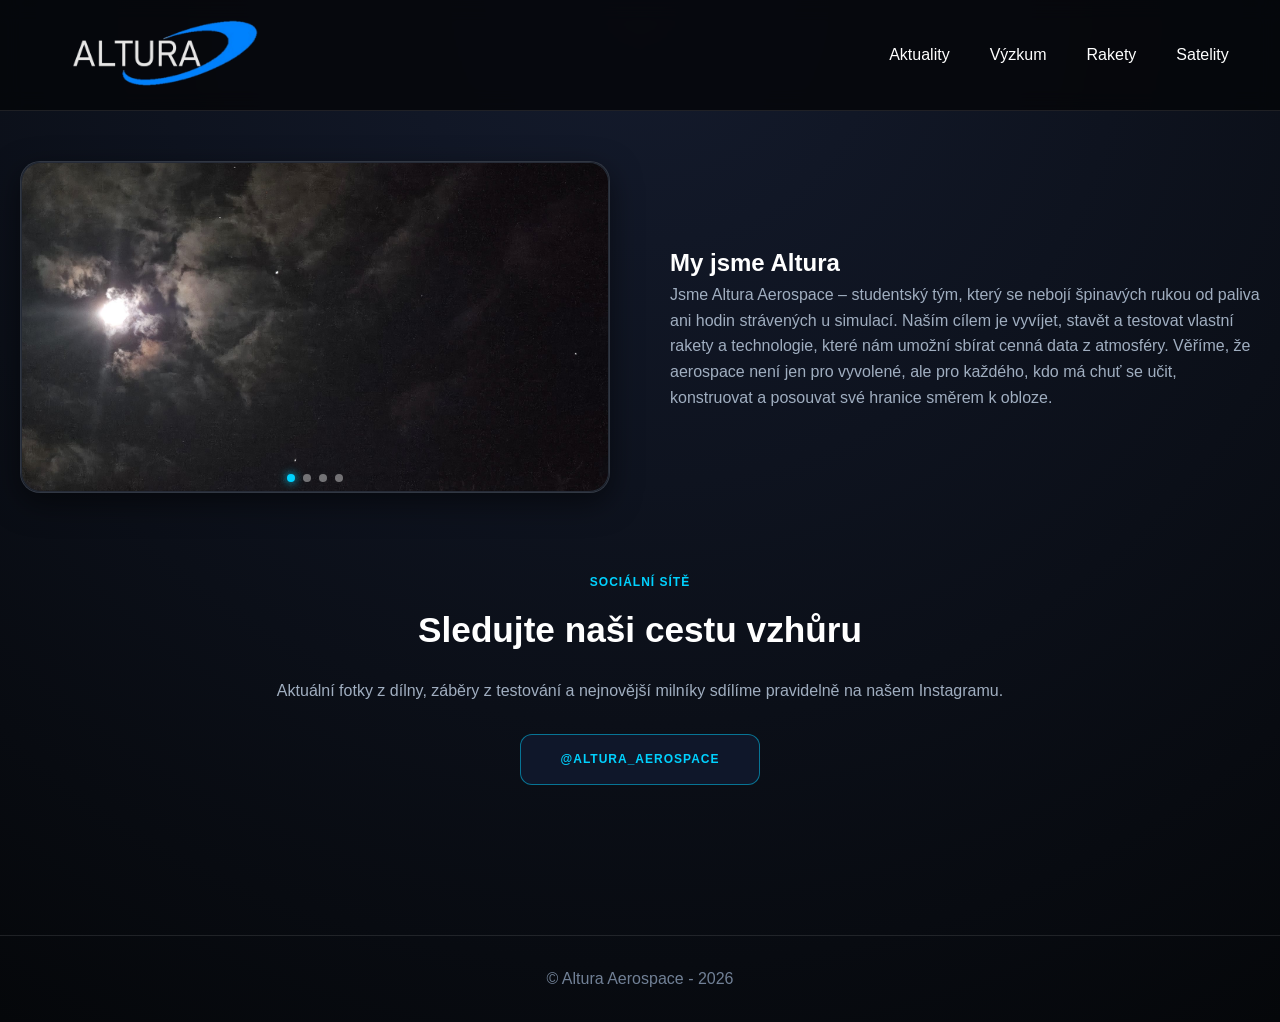
<file: index.html>
<!DOCTYPE html>
<html lang="cs">
<head>
    <meta name="description" content="Prague Student Aerospace – Oficiální výzkumná divize platformy Altura. Vyvíjíme pokročilé letecké systémy a vesmírné technologie pod vedením pražských studentů.">
<meta property="og:title" content="Prague Student Aerospace – Posouváme hranice možného">
<meta property="og:image" content="https://altura.vzdelanylid.cz/assets/img/psa-rocket-og.jpg">
<meta name="keywords" content="aerospace research, studentský výzkum, vývoj raket, drony Praha, technické inovace Altura">
    <meta charset="UTF-8">
    <meta name="viewport" content="width=device-width, initial-scale=1.0">
    <title>Altura Aerospace</title>
    <link rel="stylesheet" href="style.css">
</head>
<body>

    <header class="sticky-header">
        <div class="header-fluid-wrap">
            <a href="index.html" class="logo-link">
                <img src="altura_logo_bile.png" alt="Logo" class="logo-img">
            </a>
            
            <nav class="main-nav">
                <ul>
                    <li><a href="aktuality.html">Aktuality</a></li>
                    <li><a href="vyzkum.html">Výzkum</a></li>
                    <li><a href="rakety.html">Rakety</a></li>
                    <li><a href="satelity.html">Satelity</a></li>
                </ul>
            </nav>
        </div>
    </header>

    <main>
        <section class="container hero-section">
            <div class="hero-image-col">
                <div class="hero-image-col">
    <div class="carousel">
        <div class="carousel-inner">
            <img src="uplnek.jpeg" alt="Úplněk" class="hero-img active">
            <img src="i5_test_22.4.2026_2.jpeg" alt="Test i5 2" class="hero-img">
            <img src="i5_test_22.4.2026_1.jpeg" alt="Test i5 1" class="hero-img">
            <img src="laborka.jpeg" alt="Laboratoř" class="hero-img">
        </div>
        <div class="carousel-dots">
            <span class="dot active" onclick="currentSlide(0)"></span>
            <span class="dot" onclick="currentSlide(1)"></span>
            <span class="dot" onclick="currentSlide(2)"></span>
            <span class="dot" onclick="currentSlide(3)"></span>
        </div>
    </div>
</div>
            </div>
            
            <div class="hero-text-col">
                <h1>My jsme Altura</h1>
                <p>Jsme Altura Aerospace – studentský tým, který se nebojí špinavých rukou od paliva ani hodin strávených u simulací. Naším cílem je vyvíjet, stavět a testovat vlastní rakety a technologie, které nám umožní sbírat cenná data z atmosféry. Věříme, že aerospace není jen pro vyvolené, ale pro každého, kdo má chuť se učit, konstruovat a posouvat své hranice směrem k obloze.</p>
            </div>
        </section>

        <section class="container" style="text-align: center; margin-top: 80px;">
            <div class="hero-text-col">
                <span class="rocket-status">Sociální sítě</span>
                <h2 style="margin-bottom: 20px;">Sledujte naši cestu vzhůru</h2>
                <p style="margin-bottom: 30px;">Aktuální fotky z dílny, záběry z testování a nejnovější milníky sdílíme pravidelně na našem Instagramu.</p>
                
                <a href="https://www.instagram.com/altura_aerospace/" target="_blank" style="text-decoration: none; display: inline-block;">
                    <div class="rocket-card" style="padding: 15px 40px; border-color: rgba(0, 210, 255, 0.5);">
                        <span class="rocket-status" style="margin-bottom: 0;">@altura_aerospace</span>
                    </div>
                </a>
            </div>
        </section>

        <div style="height: 100px;"></div>
    </main>

    <footer>
        <div class="container">
            <p>&copy; Altura Aerospace - 2026</p>
        </div>
    </footer>

</body>
</html>

<script>
    // Počkáme, až se načte celý obsah stránky (DOM)
    document.addEventListener('DOMContentLoaded', function() {
        let currentIndex = 0;
        const slides = document.querySelectorAll('.carousel-inner .hero-img');
        const dots = document.querySelectorAll('.dot');
        const slideInterval = 5000; // Čas v milisekundách (5 sekund)

        // Funkce pro přepnutí na konkrétní slide
        function showSlide(index) {
            // Kontrola přetečení (kruhové otáčení)
            if (index >= slides.length) currentIndex = 0;
            else if (index < 0) currentIndex = slides.length - 1;
            else currentIndex = index;

            // Odstraníme 'active' ze všech prvků
            slides.forEach(s => s.classList.remove('active'));
            dots.forEach(d => d.classList.remove('active'));

            // Přidáme 'active' tomu správnému
            slides[currentIndex].classList.add('active');
            dots[currentIndex].classList.add('active');
        }

        // Funkce pro automatický posun
        function nextSlide() {
            showSlide(currentIndex + 1);
        }

        // Spuštění časovače
        let autoPlay = setInterval(nextSlide, slideInterval);

        // Manuální ovládání tečkami (včetně resetu časovače)
        window.currentSlide = function(index) {
            showSlide(index);
            // Resetujeme časovač, aby se to nepřeplo hned po kliknutí
            clearInterval(autoPlay);
            autoPlay = setInterval(nextSlide, slideInterval);
        };

        // Kontrola, zda obrázky existují, pro jistotu do konzole
        console.log("Karusel inicializován, počet snímků: " + slides.length);
    });
</script>
</file>
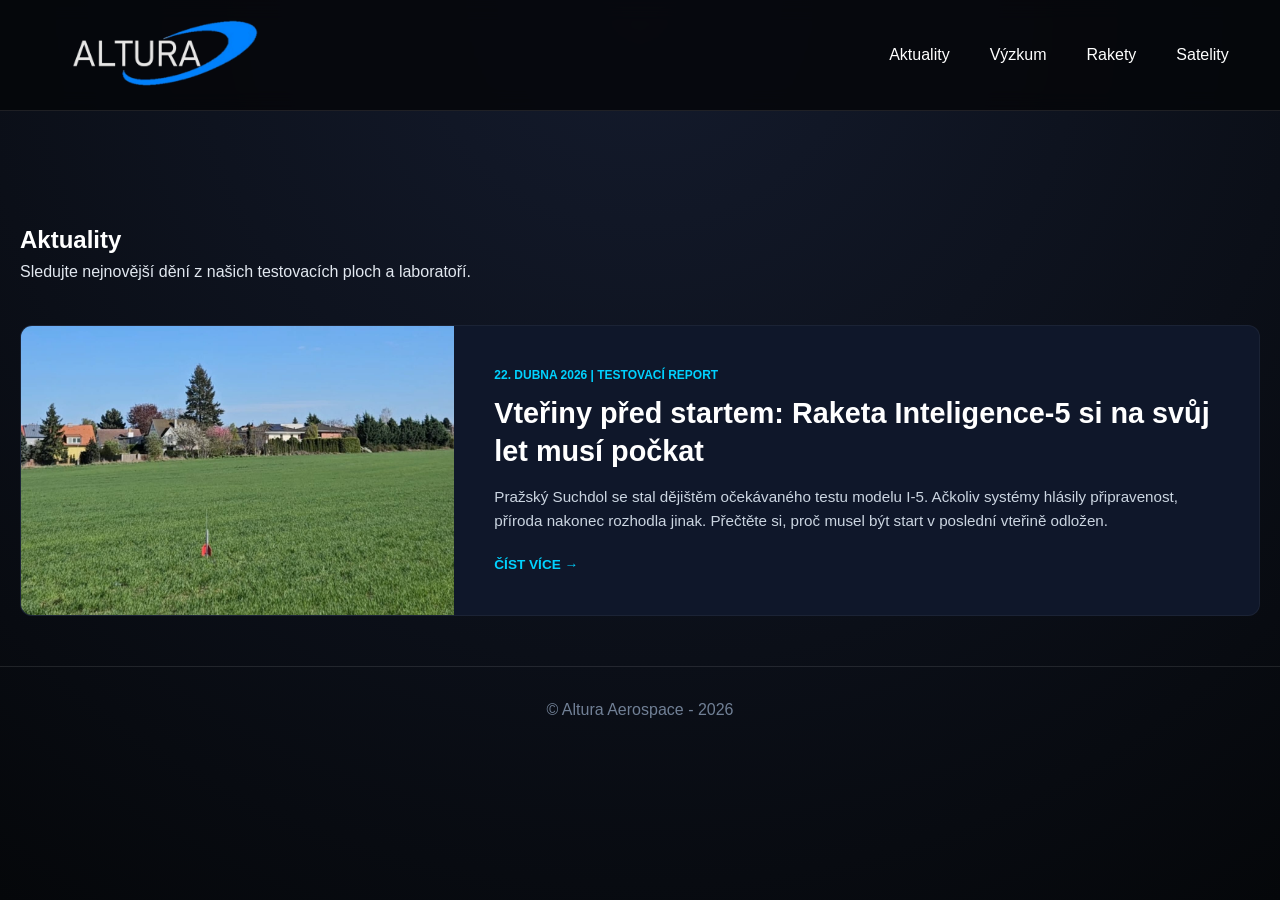
<file: aktuality.html>
<!DOCTYPE html>
<html lang="cs">
<head>
    <meta charset="UTF-8">
    <meta name="viewport" content="width=device-width, initial-scale=1.0">
    <title>Altura Aerospace | Aktuality</title> 
    <link rel="stylesheet" href="style.css">
</head>
<body>

    <header class="sticky-header">
        <div class="header-fluid-wrap">
            <a href="index.html" class="logo-link">
                <img src="altura_logo_bile.png" alt="Logo" class="logo-img">
            </a>
            
            <nav class="main-nav">
                <ul>
                    <li><a href="aktuality.html">Aktuality</a></li>
                    <li><a href="vyzkum.html">Výzkum</a></li>
                    <li><a href="rakety.html">Rakety</a></li>
                    <li><a href="satelity.html">Satelity</a></li>
                </ul>
            </nav>
        </div>
    </header>

    <main>
<section class="container page-header">
    <h1>Aktuality</h1>
    <p>Sledujte nejnovější dění z našich testovacích ploch a laboratoří.</p>
    
    <div class="news-list">
        
        <a href="clanek-i5-22.4.2026.html" class="article-card">
            <div class="article-image">
                <img src="i5_test_22.4.2026.jpeg" alt="Raketa Inteligence-5">
            </div>
            
            <div class="article-info">
                <span class="article-status">22. dubna 2026 | Testovací report</span>
                <h2 class="article-name">Vteřiny před startem: Raketa Inteligence-5 si na svůj let musí počkat</h2>
                <p class="article-desc">
                    Pražský Suchdol se stal dějištěm očekávaného testu modelu I-5. Ačkoliv systémy hlásily připravenost, příroda nakonec rozhodla jinak. Přečtěte si, proč musel být start v poslední vteřině odložen.
                </p>
                <span class="read-more">Číst více →</span>
            </div>
        </a>

        </div>
</section>
    </main>

    <footer>
        <div class="container">
            <p>&copy; Altura Aerospace - 2026</p>
        </div>
    </footer>

</body>
</html>
</file>
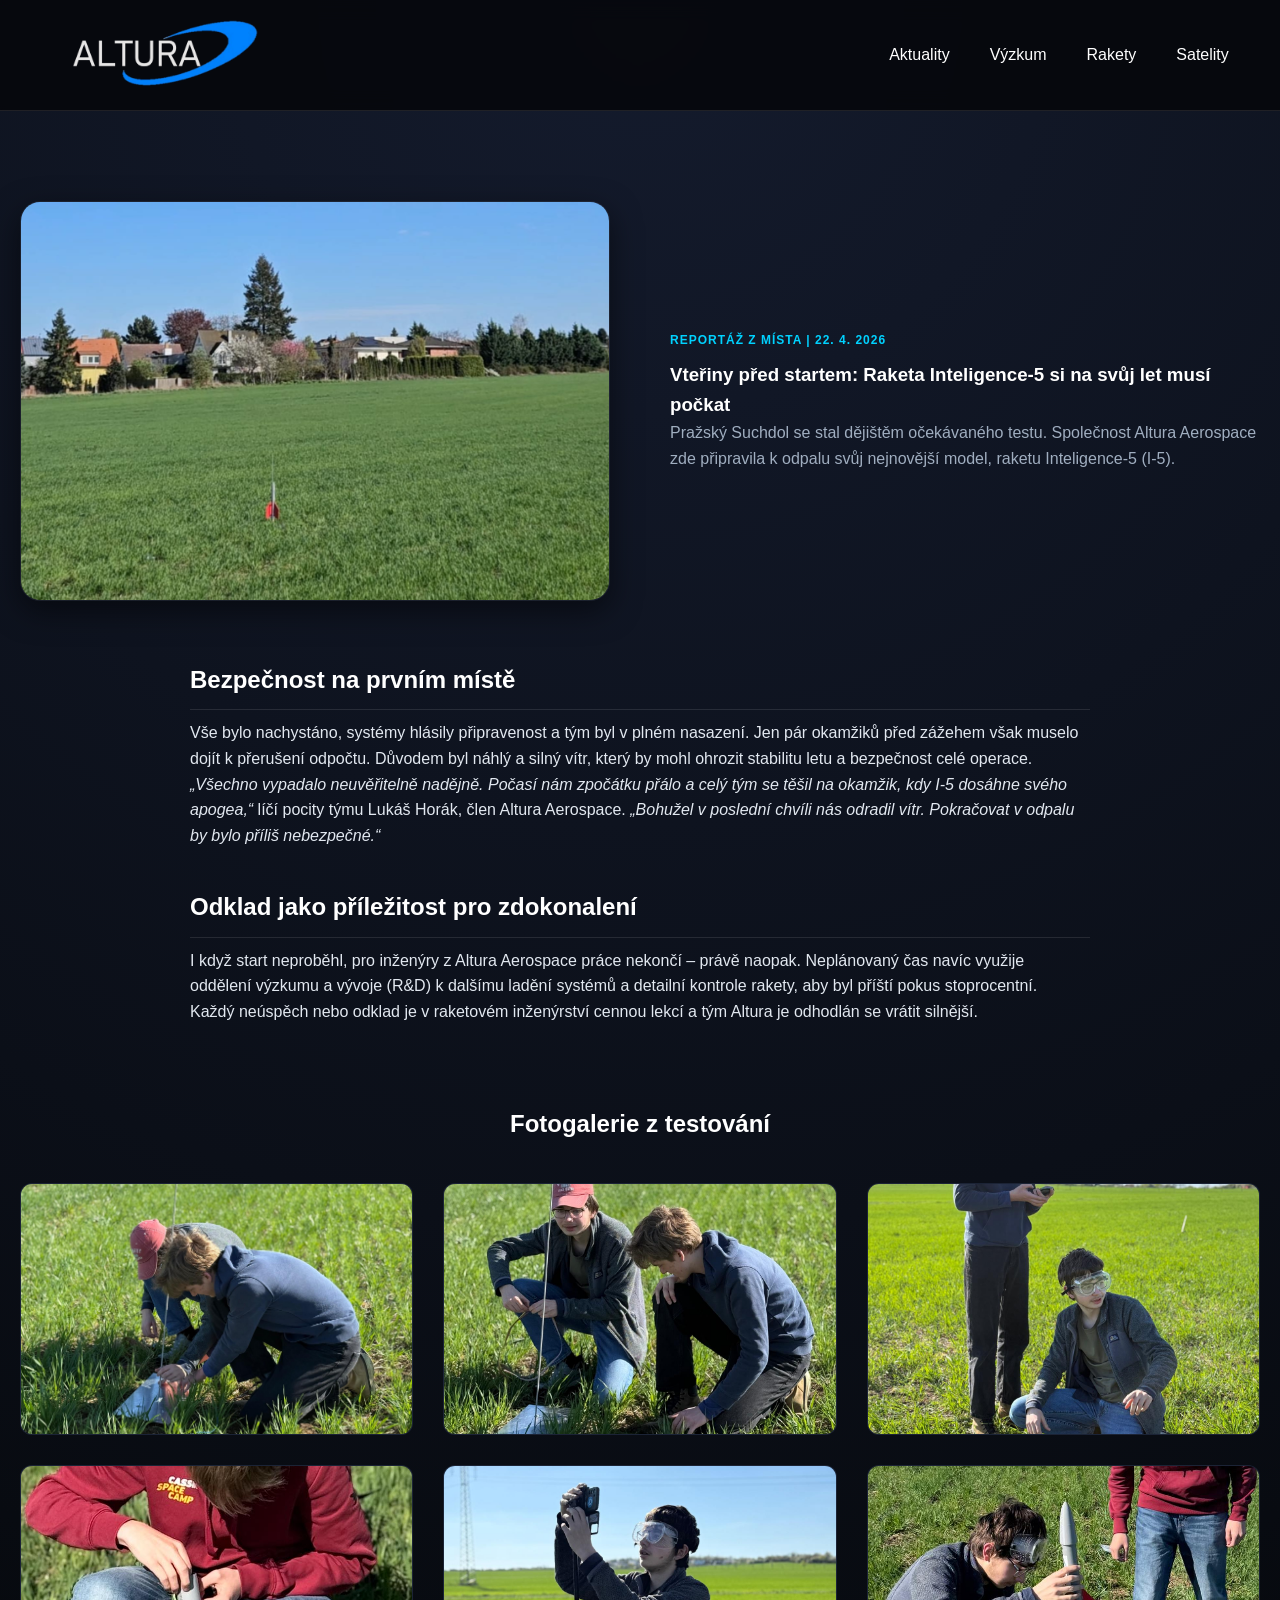
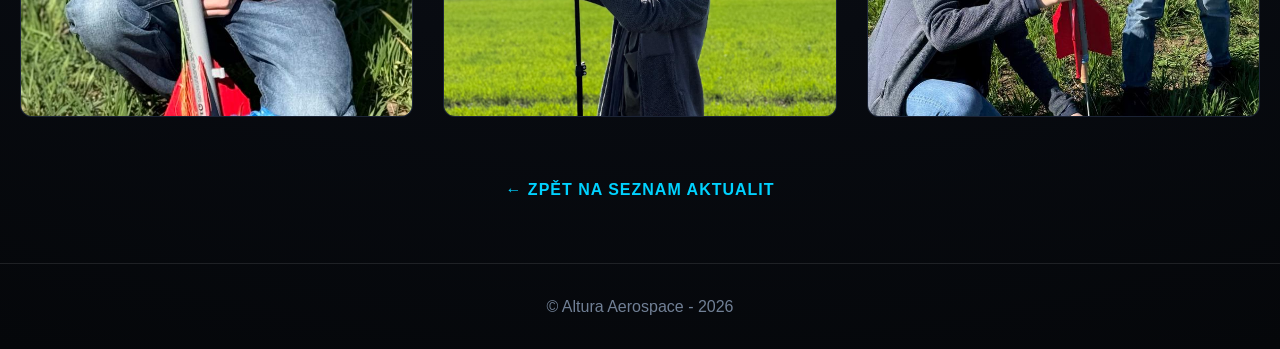
<file: clanek-i5-22.4.2026.html>
<!DOCTYPE html>
<html lang="cs">
<head>
    <meta charset="UTF-8">
    <meta name="viewport" content="width=device-width, initial-scale=1.0">
    <title>Vteřiny před startem | Altura Aerospace</title> 
    <link rel="stylesheet" href="style.css">
</head>
<body>

    <header class="sticky-header">
        <div class="header-fluid-wrap">
            <a href="index.html" class="logo-link">
                <img src="altura_logo_bile.png" alt="Logo" class="logo-img">
            </a>
            
            <nav class="main-nav">
                <ul>
                    <li><a href="aktuality.html">Aktuality</a></li>
                    <li><a href="vyzkum.html">Výzkum</a></li>
                    <li><a href="rakety.html">Rakety</a></li>
                    <li><a href="satelity.html">Satelity</a></li>
                </ul>
            </nav>
        </div>
    </header>

    <main>
        <article class="container">
            <section class="hero-section" style="margin-top: 40px;">
                <div class="hero-image-col">
                    <img src="i5_test_22.4.2026.jpeg" alt="Raketa I-5 na rampě" class="hero-img">
                </div>
                <div class="hero-text-col">
                    <span class="rocket-status">Reportáž z místa | 22. 4. 2026</span>
                    <h1>Vteřiny před startem: Raketa Inteligence-5 si na svůj let musí počkat</h1>
                    <p>Pražský Suchdol se stal dějištěm očekávaného testu. Společnost Altura Aerospace zde připravila k odpalu svůj nejnovější model, raketu Inteligence-5 (I-5).</p>
                </div>
            </section>

            <div class="research-text-content">
                <div class="text-block">
                    <h2>Bezpečnost na prvním místě</h2>
                    <p>Vše bylo nachystáno, systémy hlásily připravenost a tým byl v plném nasazení. Jen pár okamžiků před zážehem však muselo dojít k přerušení odpočtu. Důvodem byl náhlý a silný vítr, který by mohl ohrozit stabilitu letu a bezpečnost celé operace.</p>
                    <p><em>„Všechno vypadalo neuvěřitelně nadějně. Počasí nám zpočátku přálo a celý tým se těšil na okamžik, kdy I-5 dosáhne svého apogea,“</em> líčí pocity týmu Lukáš Horák, člen Altura Aerospace. <em>„Bohužel v poslední chvíli nás odradil vítr. Pokračovat v odpalu by bylo příliš nebezpečné.“</em></p>
                </div>

                <div class="text-block">
                    <h2>Odklad jako příležitost pro zdokonalení</h2>
                    <p>I když start neproběhl, pro inženýry z Altura Aerospace práce nekončí – právě naopak. Neplánovaný čas navíc využije oddělení výzkumu a vývoje (R&D) k dalšímu ladění systémů a detailní kontrole rakety, aby byl příští pokus stoprocentní.</p>
                    <p>Každý neúspěch nebo odklad je v raketovém inženýrství cennou lekcí a tým Altura je odhodlán se vrátit silnější.</p>
                </div>
            </div>

            <section style="margin-top: 80px;">
                <h2 style="text-align: center; margin-bottom: 40px; color: #fff;">Fotogalerie z testování</h2>
                <div class="rocket-grid">
                    <div class="rocket-card">
                        <div class="rocket-image">
                            <img src="i5_test_22.4.2026_1.jpeg" alt="Test Inteligence-5 foto 1">
                        </div>
                    </div>
                    <div class="rocket-card">
                        <div class="rocket-image">
                            <img src="i5_test_22.4.2026_2.jpeg" alt="Test Inteligence-5 foto 2">
                        </div>
                    </div>
                    <div class="rocket-card">
                        <div class="rocket-image">
                            <img src="i5_test_22.4.2026_3.jpeg" alt="Test Inteligence-5 foto 3">
                        </div>
                    </div>
                    <div class="rocket-card">
                        <div class="rocket-image">
                            <img src="i5_test_22.4.2026_4.jpeg" alt="Test Inteligence-5 foto 4">
                        </div>
                    </div>
                    <div class="rocket-card">
                        <div class="rocket-image">
                            <img src="i5_test_22.4.2026_5.jpeg" alt="Test Inteligence-5 foto 5">
                        </div>
                    </div>
                    <div class="rocket-card">
                        <div class="rocket-image">
                            <img src="i5_test_22.4.2026_6.jpeg" alt="Test Inteligence-5 foto 6">
                        </div>
                    </div>
                </div>
            </section>

            <div style="text-align: center; margin-top: 60px; margin-bottom: 60px;">
                <a href="aktuality.html" class="rocket-status" style="text-decoration: none; font-size: 1rem;">← Zpět na seznam aktualit</a>
            </div>
        </article>
    </main>

    <footer>
        <div class="container">
            <p>&copy; Altura Aerospace - 2026</p>
        </div>
    </footer>

</body>
</html>
</file>
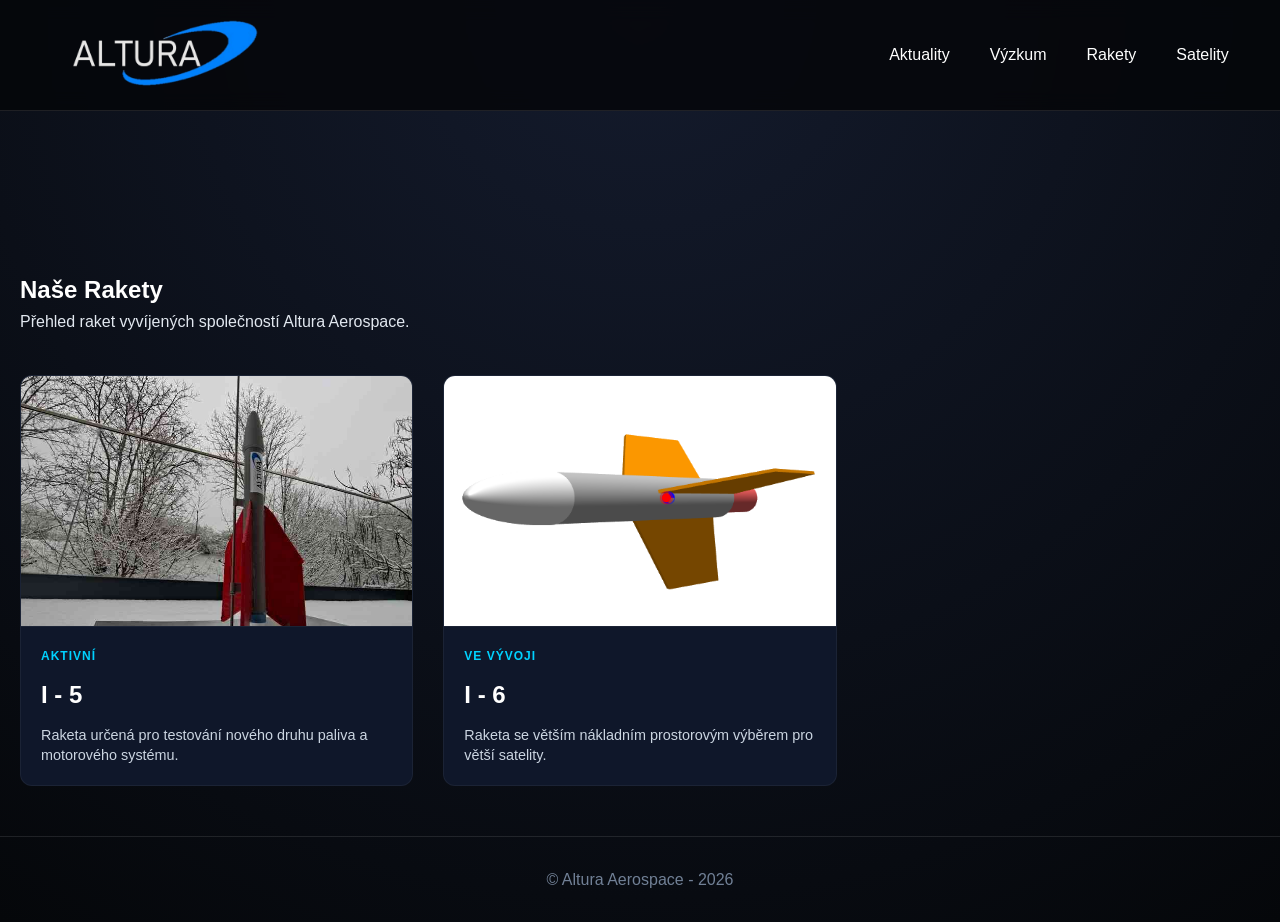
<file: rakety.html>
<!DOCTYPE html>
<html lang="cs">
<head>
    <meta charset="UTF-8">
    <meta name="viewport" content="width=device-width, initial-scale=1.0">
    <title>Altura Aerospace | Rakety</title> 
    <link rel="stylesheet" href="style.css">
</head>
<body>

    <header class="sticky-header">
        <div class="header-fluid-wrap">
            <a href="index.html" class="logo-link">
                <img src="altura_logo_bile.png" alt="Logo" class="logo-img">
            </a>
            
            <nav class="main-nav">
                <ul>
                    <li><a href="aktuality.html">Aktuality</a></li>
                    <li><a href="vyzkum.html">Výzkum</a></li>
                    <li><a href="rakety.html">Rakety</a></li>
                    <li><a href="satelity.html">Satelity</a></li>
                </ul>
            </nav>
        </div>
    </header>

    <main>
<main>
    <section class="container">
        <div class="page-header">
            <h1>Naše Rakety</h1>
            <p>Přehled raket vyvíjených společností Altura Aerospace.</p>
        </div>

        <div class="rocket-grid">
            
                <a href="i5.html" class="rocket-card">
                    <div class="rocket-image">
                    <img src="i5.jpg" alt="I - 5">
                </div>
                <div class="rocket-info">
                    <span class="rocket-status">Aktivní</span>
                    <h2 class="rocket-name">I - 5</h2>
                    <p class="rocket-desc">Raketa určená pro testování nového druhu paliva a motorového systému.</p>
                </div>
            </a>

            <a href="i6.html" class="rocket-card">
                <div class="rocket-image">
                    <img src="i6.png" alt="I - 6">
                </div>
                <div class="rocket-info">
                    <span class="rocket-status">Ve vývoji</span>
                    <h2 class="rocket-name">I - 6</h2>
                    <p class="rocket-desc">Raketa se větším nákladním prostorovým výběrem pro větší satelity.</p>
                </div>
            </a>

            </div>
    </section>
</main>
    </main>

    <footer>
        <div class="container">
            <p>&copy; Altura Aerospace - 2026</p>
        </div>
    </footer>

</body>
</html>
</file>
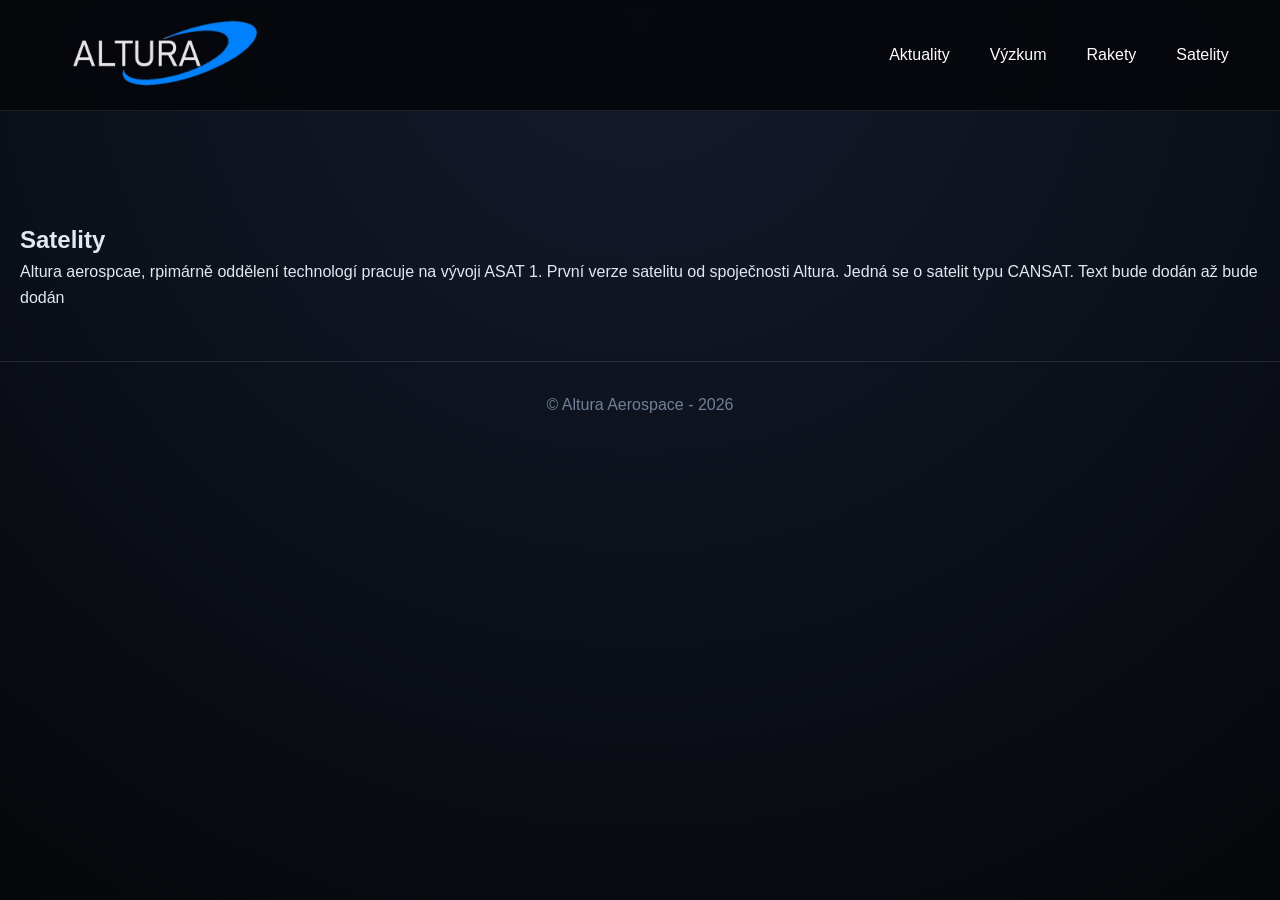
<file: satelity.html>
<!DOCTYPE html>
<html lang="cs">
<head>
    <meta charset="UTF-8">
    <meta name="viewport" content="width=device-width, initial-scale=1.0">
    <title>Altura Aerospace | Satelity</title> 
    <link rel="stylesheet" href="style.css">
</head>
<body>

    <header class="sticky-header">
        <div class="header-fluid-wrap">
            <a href="index.html" class="logo-link">
                <img src="altura_logo_bile.png" alt="Logo" class="logo-img">
            </a>
            
            <nav class="main-nav">
                <ul>
                    <li><a href="aktuality.html">Aktuality</a></li>
                    <li><a href="vyzkum.html">Výzkum</a></li>
                    <li><a href="rakety.html">Rakety</a></li>
                    <li><a href="satelity.html">Satelity</a></li>
                </ul>
            </nav>
        </div>
    </header>

    <main>
        <section class="container">
            <div style="padding-top: 60px;">
                <h1>Satelity</h1>
                <p>Altura aerospcae, rpimárně oddělení technologí pracuje na vývoji ASAT 1. První verze satelitu od spoječnosti Altura. Jedná se o satelit typu CANSAT.
                
                Text bude dodán až bude dodán</p>
            </div>
        </section>
    </main>

    <footer>
        <div class="container">
            <p>&copy; Altura Aerospace - 2026</p>
        </div>
    </footer>

</body>
</html>
</file>
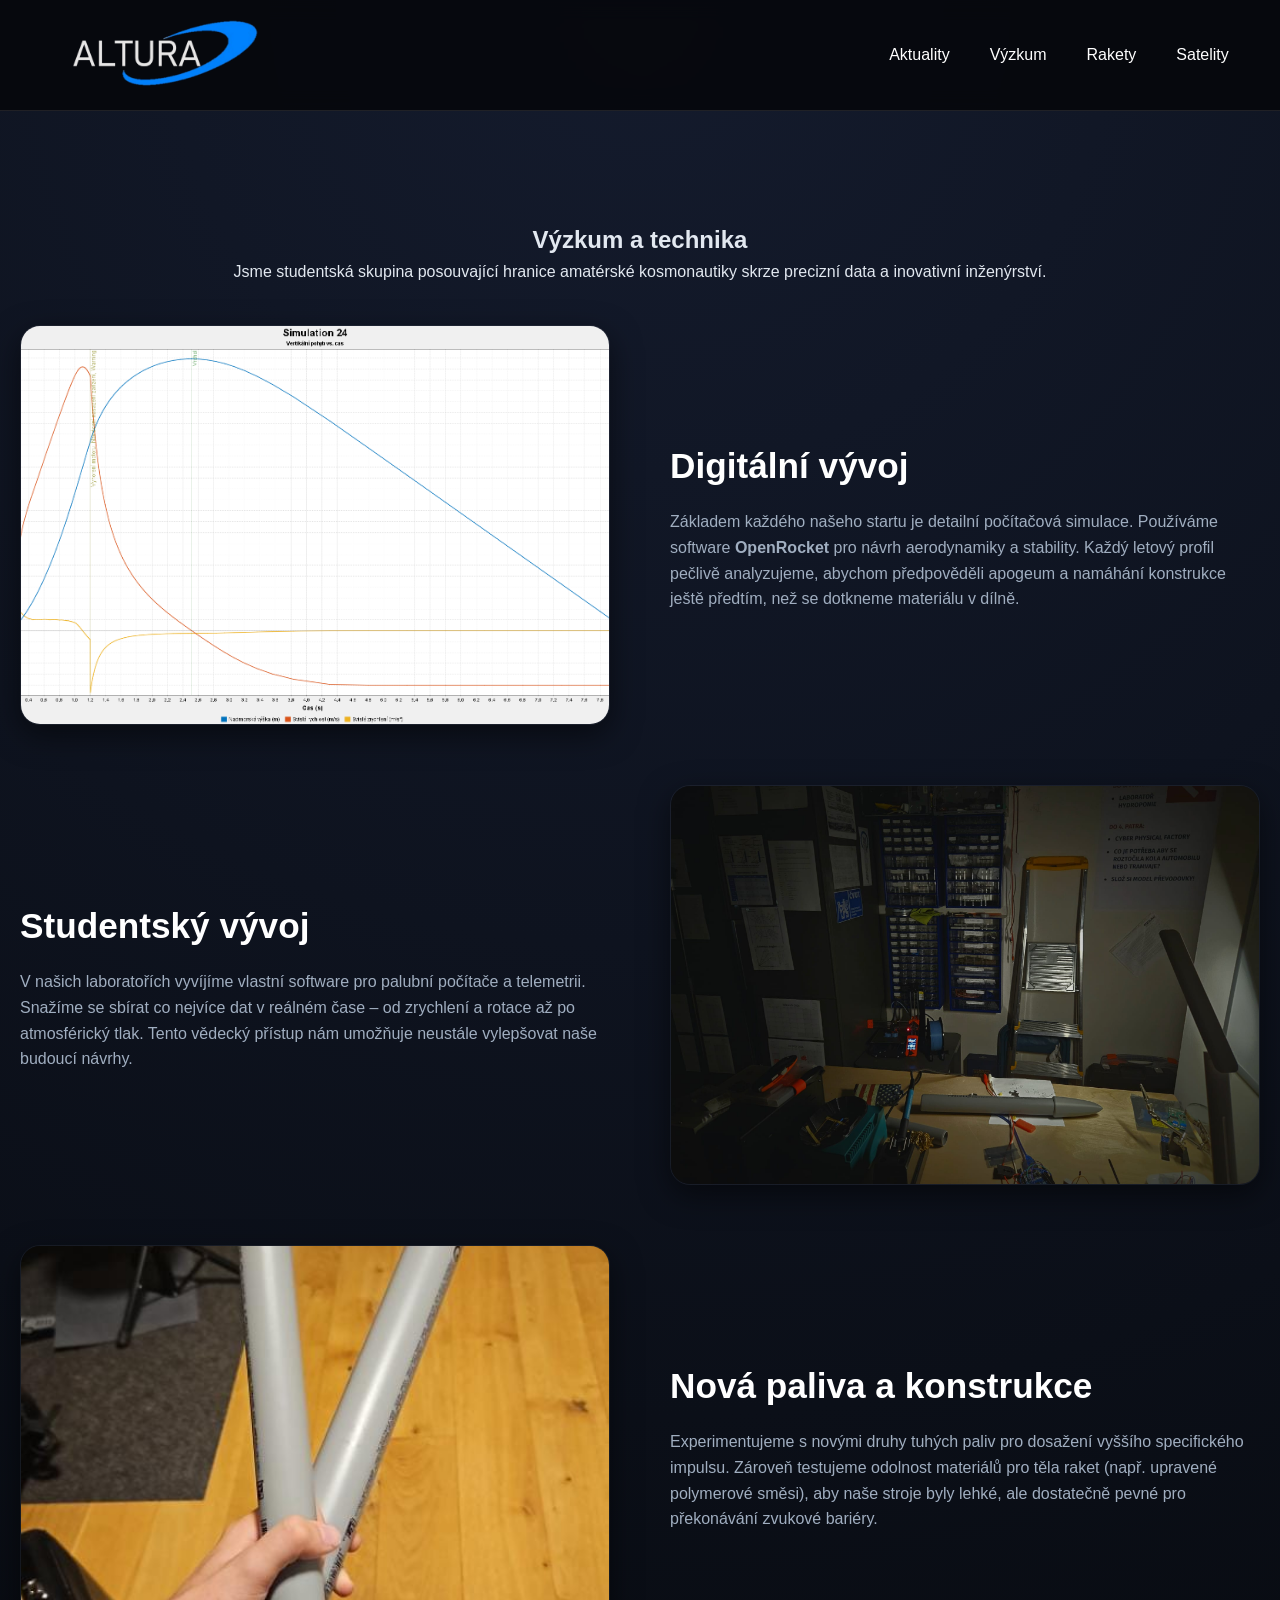
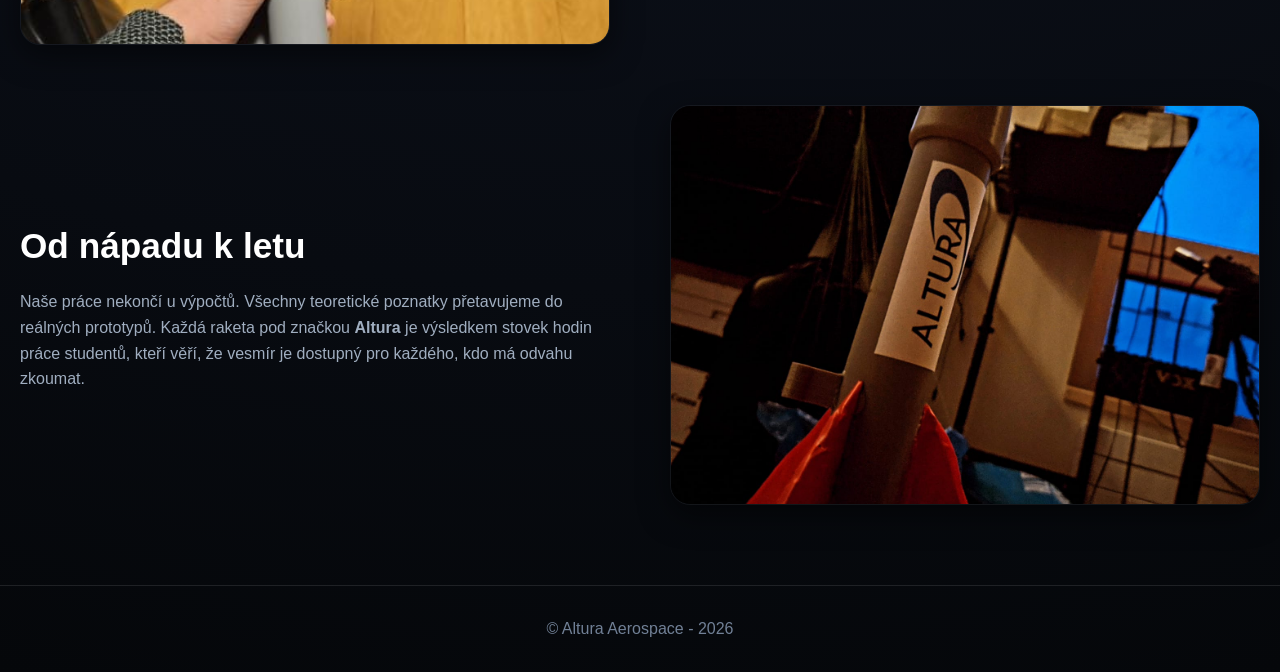
<file: vyzkum.html>
<!DOCTYPE html>
<html lang="cs">
<head>
    <meta charset="UTF-8">
    <meta name="viewport" content="width=device-width, initial-scale=1.0">
    <title>Altura Aerospace | Výzkum</title> 
    <link rel="stylesheet" href="style.css">
</head>
<body>

    <header class="sticky-header">
        <div class="header-fluid-wrap">
            <a href="index.html" class="logo-link">
                <img src="altura_logo_bile.png" alt="Logo" class="logo-img">
            </a>
            
            <nav class="main-nav">
                <ul>
                    <li><a href="aktuality.html">Aktuality</a></li>
                    <li><a href="vyzkum.html">Výzkum</a></li>
                    <li><a href="rakety.html">Rakety</a></li>
                    <li><a href="satelity.html">Satelity</a></li>
                </ul>
            </nav>
        </div>
    </header>

    <main>
        <section class="container">
            <div style="padding-top: 60px; text-align: center; margin-bottom: 40px;">
                <h1>Výzkum a technika</h1>
                <p>Jsme studentská skupina posouvající hranice amatérské kosmonautiky skrze precizní data a inovativní inženýrství.</p>
            </div>

            <div class="hero-section">
                <div class="hero-image-col">
                    <img src="i-5 simuflight plan.png" alt="Simulace letu" class="hero-img">
                </div>
                <div class="hero-text-col">
                    <h2>Digitální vývoj</h2>
                    <p>Základem každého našeho startu je detailní počítačová simulace. Používáme software <strong>OpenRocket</strong> pro návrh aerodynamiky a stability. Každý letový profil pečlivě analyzujeme, abychom předpověděli apogeum a namáhání konstrukce ještě předtím, než se dotkneme materiálu v dílně.</p>
                </div>
            </div>

            <div class="hero-section" style="flex-direction: row-reverse;">
                <div class="hero-image-col">
                    <img src="laborka.jpeg" alt="Laboratoř" class="hero-img">
                </div>
                <div class="hero-text-col">
                    <h2>Studentský vývoj</h2>
                    <p>V našich laboratořích vyvíjíme vlastní software pro palubní počítače a telemetrii. Snažíme se sbírat co nejvíce dat v reálném čase – od zrychlení a rotace až po atmosférický tlak. Tento vědecký přístup nám umožňuje neustále vylepšovat naše budoucí návrhy.</p>
                </div>
            </div>

            <div class="hero-section">
                <div class="hero-image-col">
                    <img src="roury.jpeg" alt="Vývoj konstrukce" class="hero-img">
                </div>
                <div class="hero-text-col">
                    <h2>Nová paliva a konstrukce</h2>
                    <p>Experimentujeme s novými druhy tuhých paliv pro dosažení vyššího specifického impulsu. Zároveň testujeme odolnost materiálů pro těla raket (např. upravené polymerové směsi), aby naše stroje byly lehké, ale dostatečně pevné pro překonávání zvukové bariéry.</p>
                </div>
            </div>

            <div class="hero-section" style="flex-direction: row-reverse; margin-bottom: 80px;">
                <div class="hero-image-col">
                    <img src="ahhhi5.jpeg" alt="Raketa Altura" class="hero-img">
                </div>
                <div class="hero-text-col">
                    <h2>Od nápadu k letu</h2>
                    <p>Naše práce nekončí u výpočtů. Všechny teoretické poznatky přetavujeme do reálných prototypů. Každá raketa pod značkou <strong>Altura</strong> je výsledkem stovek hodin práce studentů, kteří věří, že vesmír je dostupný pro každého, kdo má odvahu zkoumat.</p>
                </div>
            </div>
        </section>
    </main>

    <footer>
        <div class="container">
            <p>&copy; Altura Aerospace - 2026</p>
        </div>
    </footer>

</body>
</html>
</file>
<file: style.css>
/* === ZÁKLADNÍ NASTAVENÍ === */
* {
    margin: 0;
    padding: 0;
    box-sizing: border-box;
}

body {
    font-family: Arial, sans-serif;
    /* Vesmírné pozadí - jemný přechod z tmavě modré do černé */
    background: radial-gradient(circle at top center, #141b2d, #05070a);
    color: #e2e8f0; /* Světle šedá pro lepší čtení, ne úplně čistě bílá */
    line-height: 1.6;
    min-height: 100vh;
}

/* === KONTEJNER PRO OBSAH (STŘED) === */
.container {
    width: 100%;
    max-width: 1400px;
    margin: 0 auto;
    padding: 0 20px;
}

/* === FIXNÍ HORNÍ LIŠTA (STICKY HEADER) === */
.sticky-header {
    position: sticky;
    top: 0;
    z-index: 1000;
    /* Tmavá poloprůhledná lišta s efektem zamlženého skla */
    background-color: rgba(5, 7, 10, 0.85); 
    backdrop-filter: blur(10px); 
    border-bottom: 1px solid rgba(255, 255, 255, 0.1); /* Jemná světlá linka */
    padding: 15px 0;
    width: 100%;
}

/* Speciální obal pro lištu - ROZTAŽENÝ DO KRAJŮ */
.header-fluid-wrap {
    display: flex;
    justify-content: space-between; 
    align-items: center;
    padding: 0 4%; 
    width: 100%;
}

/* Logo */
.logo-img {
    height: 80px;
    display: block;
    /* POKUD MÁŠ ČERNÉ LOGO A ZMIZÍ TI NA TMAVÉM POZADÍ, ODKOMENTUJ ŘÁDEK NÍŽE: */
    /* filter: invert(1) brightness(2); */
}

/* === NAVIGACE A HOVER === */
.main-nav ul {
    list-style: none;
    display: flex;
    gap: 40px;
}

.main-nav ul li a {
    text-decoration: none;
    color: #ffffff; /* Bílé odkazy */
    font-size: 1rem;
    position: relative;
    padding-bottom: 5px;
    transition: color 0.3s ease;
}

.main-nav ul li a:hover {
    color: #00d2ff; /* Vesmírná azurová při najetí */
}

/* Hover podtržení */
.main-nav ul li a::after {
    content: '';
    position: absolute;
    width: 0;
    height: 2px;
    bottom: 0;
    left: 0;
    background-color: #00d2ff; /* Svítivá azurová barva podtržení */
    transition: width 0.4s ease;
    box-shadow: 0 0 8px rgba(0, 210, 255, 0.5); /* Svítivý efekt */
}

.main-nav ul li a:hover::after { 
    width: 100%;
}

/* === HLAVNÍ OBSAH === */
main {
    padding-top: 50px;
}

.hero-section {
    display: flex;
    gap: 60px;
    align-items: center;
    margin-bottom: 60px;
}

.hero-image-col {
    flex: 1;
}

.hero-text-col {
    flex: 1;
}

.hero-text-col h1, .hero-text-col h2 {
    color: #ffffff;
}

.hero-text-col p {
    color: #a0aec0; /* Světlejší šedá pro texty */
}

/* === PATIČKA === */
footer {
    border-top: 1px solid rgba(255, 255, 255, 0.1);
    padding: 30px 0;
    text-align: center;
    margin-top: 50px;
    color: #718096;
}

/* === MOBILNÍ VERZE === */
@media (max-width: 900px) {
    .header-fluid-wrap {
        flex-direction: column;
        gap: 15px;
    }
    
    .hero-section {
        flex-direction: column !important;
        text-align: center;
        gap: 20px;
    }
    
    .hero-text-col h1 {
        font-size: 2.5rem;
    }
}

/* === GRID SYSTÉM PRO RAKETY === */

.page-header {
    padding-top: 60px;
    margin-bottom: 40px;
}

.page-header h1 {
    color: #ffffff;
}

.rocket-grid {
    display: grid;
    grid-template-columns: repeat(auto-fill, minmax(350px, 1fr));
    gap: 30px;
    margin-bottom: 50px;
}

/* Karta rakety - vesmírný styl */
.rocket-card {
    text-decoration: none;
    color: #fff;
    background: #0f172a; /* Tmavě modro-šedá */
    border: 1px solid rgba(255, 255, 255, 0.05); /* Skoro neviditelný okraj */
    transition: transform 0.3s ease, box-shadow 0.3s ease, border-color 0.3s ease;
    display: flex;
    flex-direction: column;
    overflow: hidden;
    border-radius: 12px;
}

/* Hover efekt - karta se rozsvítí */
.rocket-card:hover {
    transform: translateY(-5px);
    box-shadow: 0 10px 25px rgba(0, 210, 255, 0.15); /* Azurová záře */
    border-color: rgba(0, 210, 255, 0.3); /* Linka zmodrá */
}

/* Prostor pro obrázek */
.rocket-image {
    width: 100%;
    height: 250px;
    background-color: #1a202c; /* Tmavý placeholder */
    overflow: hidden;
}

.rocket-image img {
    width: 100%;
    height: 100%;
    object-fit: cover;
    transition: transform 0.5s ease;
}

.rocket-card:hover .rocket-image img {
    transform: scale(1.05);
}

/* Textové informace v kartě */
.rocket-info {
    padding: 20px;
    border-top: 1px solid rgba(255, 255, 255, 0.05);
}

.rocket-status {
    font-size: 0.75rem;
    text-transform: uppercase;
    font-weight: bold;
    letter-spacing: 1px;
    color: #00d2ff; /* Status svítí modře */
    display: block;
    margin-bottom: 10px;
}

.rocket-name {
    font-size: 1.5rem;
    margin-bottom: 10px;
    color: #ffffff;
}

.rocket-desc {
    font-size: 0.9rem;
    color: #cbd5e1;
    line-height: 1.4;
}

/* === VÝZKUM PAGE: TEXTOVÝ OBSAH === */
.research-text-content {
    margin-bottom: 80px;
    display: flex;
    flex-direction: column;
    gap: 40px;
    max-width: 900px;
    margin-left: auto;
    margin-right: auto;
}

.text-block h2 {
    margin-bottom: 10px;
    border-bottom: 1px solid rgba(255, 255, 255, 0.1); /* Světlá dělící čára */
    padding-bottom: 10px;
    color: #ffffff;
}

/* === OPRAVA HERO SEKCE PRO VÝZKUM === */

.hero-img {
    width: 100%;
    height: 400px;
    object-fit: cover;
    border-radius: 20px;
    display: block;
    box-shadow: 0 10px 30px rgba(0, 0, 0, 0.5); /* Silnější stín pro splynutí s tmavým pozadím */
    border: 1px solid rgba(255, 255, 255, 0.05); /* Velmi jemný okraj okolo fotky */
}

.hero-text-col h2 {
    font-size: 2.2rem;
    margin-bottom: 15px;
    color: #ffffff;
}

@media (max-width: 900px) {
    .hero-img {
        height: 250px;
    }
}

/* === OPRAVENÝ RESPONZIVNÍ KARUSEL === */
.carousel {
    position: relative;
    width: 100%;
    /* Poměr stran 16:9 zajistí, že to nebude jen pruh */
    aspect-ratio: 16 / 9; 
    overflow: hidden;
    border-radius: 20px;
    box-shadow: 0 10px 30px rgba(0, 0, 0, 0.5);
    border: 1px solid rgba(255, 255, 255, 0.1);
    background-color: #1a202c; /* To je ta šedá, co vidíš, když se obrázek nenačte */
}

.carousel-inner {
    position: relative;
    width: 100%;
    height: 100%;
}

.carousel-inner .hero-img {
    position: absolute;
    top: 0;
    left: 0;
    width: 100%;
    height: 100%;
    object-fit: cover; /* Obrázek vyplní celý prostor bez deformace */
    opacity: 0;
    transition: opacity 0.8s ease-in-out;
    z-index: 1;
}

.carousel-inner .hero-img.active {
    opacity: 1;
    z-index: 2;
}

/* Tečky zůstávají podobné, jen je posuneme trochu výš */
.carousel-dots {
    position: absolute;
    bottom: 10px;
    left: 50%;
    transform: translateX(-50%);
    display: flex;
    gap: 8px;
    z-index: 10;
}

.dot {
    width: 8px;
    height: 8px;
    background-color: rgba(255, 255, 255, 0.4);
    border-radius: 50%;
    cursor: pointer;
}

.dot.active {
    background-color: #00d2ff;
    box-shadow: 0 0 8px #00d2ff;
}

/* === OPRAVA PRO MOBILY === */
@media (max-width: 900px) {
    .hero-image-col {
        width: 100%; /* Zajistí, že sloupec s fotkou nezmizí */
        margin-bottom: 20px;
    }

    .carousel {
        /* Na mobilu může být poměr stran trochu vyšší, aby fotka byla větší */
        aspect-ratio: 4 / 3; 
    }
}

/* === NEWS LIST & ARTICLE CARD === */
.news-list {
    display: flex;
    flex-direction: column;
    gap: 30px;
    margin-top: 40px;
}

.article-card {
    display: flex;
    flex-direction: column; /* Mobil: pod sebou */
    background: #0f172a;
    border: 1px solid rgba(255, 255, 255, 0.05);
    border-radius: 12px;
    overflow: hidden;
    text-decoration: none;
    transition: transform 0.3s ease, border-color 0.3s ease, box-shadow 0.3s ease;
}

.article-card:hover {
    transform: translateY(-5px);
    border-color: rgba(0, 210, 255, 0.3);
    box-shadow: 0 10px 25px rgba(0, 210, 255, 0.1);
}

/* Obrázek v článku */
.article-image {
    width: 100%;
    height: 220px;
}

.article-image img {
    width: 100%;
    height: 100%;
    object-fit: cover;
}

/* Text v článku */
.article-info {
    padding: 25px;
    display: flex;
    flex-direction: column;
    justify-content: center;
}

.article-status {
    font-size: 0.75rem;
    color: #00d2ff;
    text-transform: uppercase;
    font-weight: bold;
    margin-bottom: 10px;
}

.article-name {
    color: #fff;
    font-size: 1.4rem;
    margin-bottom: 15px;
    line-height: 1.3;
}

.article-desc {
    color: #cbd5e1;
    font-size: 0.95rem;
    margin-bottom: 20px;
}

.read-more {
    color: #00d2ff;
    font-weight: bold;
    font-size: 0.85rem;
    text-transform: uppercase;
}

/* === DESKTOP ÚPRAVA (nad 900px) === */
@media (min-width: 900px) {
    .article-card {
        flex-direction: row; /* Vedle sebe */
        min-height: 280px;
    }

    .article-image {
        width: 35%; /* Obrázek zabere 35% */
        height: auto;
        min-width: 300px;
    }

    .article-info {
        width: 65%;
        padding: 40px;
    }

    .article-name {
        font-size: 1.8rem;
    }
}

/* === SPECIFICKÉ ÚPRAVY PRO STRÁNKU I5 (SPACEX LOOK) === */

/* 1. Spacex styl Hero Sekce (tmavá, celoobrazovková) */
.i5-hero {
    width: 100%;
    min-height: 90vh; /* Pokryje většinu obrazovky pod sticky headerem */
    background-color: #000; /* Tmavé pozadí */
    /* Použití promo fotky jako pozadí - image_1.png (labeling shot) */
    background-image: url('image_1.png');
    background-size: cover;
    background-position: right bottom; /* Umístíme raketu na fotce do pravého dolního rohu */
    background-repeat: no-repeat;
    display: flex;
    align-items: center; /* Vertikálně vycentrované data */
    padding-top: 80px; /* Kompenzace sticky headeru */
    color: #fff; /* Všechna data v této sekci budou světlá */
}

/* Obal pro data - zachová standardní šířku containeru, ale uvnitř i5-hero */
.hero-overlap {
    display: flex;
    justify-content: flex-start; /* Data floating left, jako SpaceX */
    align-items: center;
    height: 100%;
}

.hero-data-col {
    max-width: 650px; /* Omezíme šířku, aby to nevypadalo blbě */
    padding: 40px;
    /* Jemný gradient za textem pro lepší čitelnost na světlé části fotky */
    background: linear-gradient(90deg, rgba(0,0,0,0.8) 0%, rgba(0,0,0,0) 100%);
    border-left: 1px solid rgba(255, 255, 255, 0.1);
}

.hero-data-col h1 {
    font-size: 4rem; /* Velký nadpis */
    margin-bottom: 30px;
    color: #fff;
    font-weight: bold;
}

.hero-data-col .section-title {
    font-size: 1rem;
    text-transform: uppercase;
    color: #aaa; /* Jemně šedá */
    letter-spacing: 2px;
    margin-bottom: 10px;
}

/* SPEC TABULKA (mimicking SpaceX) */
.specs-wrapper {
    margin-top: 40px;
}

.spec-row {
    display: flex;
    justify-content: space-between;
    align-items: center;
    padding: 18px 0; /* Vertikální prostor */
    border-top: 1px solid rgba(255, 255, 255, 0.1); /* Jemná dělící čára */
}

/* Poslední řádek bez spodní linky */
.spec-row:last-child {
    border-bottom: none;
}

.spec-label {
    font-weight: bold;
    text-transform: uppercase;
    letter-spacing: 1px;
    color: #fff;
    margin-right: 20px;
}

.spec-value {
    color: #fff;
    font-weight: normal;
}

/* 2. Doplňkový text pod hero sekcí (standardní světlé pozadí) */
.i5-details {
    margin-top: 80px;
    margin-bottom: 80px;
}

.i5-details h2 {
    margin-bottom: 20px;
    font-size: 2.5rem;
}

.i5-details h3 {
    margin-bottom: 15px;
    font-size: 2rem;
}

/* Přidáme standardní rozestupy mezi hero-section bloky (v base CSS chybí) */
.i5-details .hero-section + .hero-section {
    margin-top: 80px;
}

/* Zpětná úprava: Původní base CSS má poloprůhledné bílé pozadí headeru.
   Pro SpaceX styl na této stránce by bylo fajn ho ztmavit na startu,
   ale base CSS to neumí. Zachováme bílý header, vypadá to jako
   přechod ze stránky raket Altura do "SpaceX módu". Nicméně, aby byl header
   čitelný, ujistíme se, že má z-index. Base ho má. Zůstaneme u toho. */

/* === SPECIFICKÉ ÚPRAVY PRO STRÁNKU I5 (SPACEX LOOK, DVOUSLOUPCOVÝ HERO) === */

/* Upravená Hero Sekce (tmavá, celoobrazovková) */
.i5-hero {
    width: 100%;
    min-height: 90vh; /* Pokryje většinu obrazovky pod sticky headerem */
    background-color: #000; /* Tmavé pozadí */
    /* Použití promo fotky jako pozadí - image_1.png (labeling shot) */
    background-image: url('image_1.png');
    background-size: cover;
    background-position: right bottom; /* Umístíme raketu na fotce do pravého dolního rohu */
    background-repeat: no-repeat;
    display: flex;
    align-items: center; /* Vertikálně vycentrované data */
    padding-top: 120px; /* Větší kompenzace sticky headeru pro dvousloupcový layout */
    padding-bottom: 40px;
    color: #fff; /* Všechna data v této sekci budou světlá */
}

/* Obal pro data - zachová standardní šířku containeru, ale uvnitř i5-hero */
.hero-overlap {
    display: flex;
    justify-content: space-around; /* Data a fotka s mezerou mezi sebou */
    align-items: center;
    height: 100%;
    width: 100%;
}

/* Levý sloupec (Data + Specs) */
.hero-data-col {
    flex: 1; /* Zabere polovinu prostoru */
    max-width: 650px; /* Omezíme šířku, aby to nevypadalo blbě */
    padding: 40px;
    /* Jemný gradient za textem pro lepší čitelnost na světlé části fotky */
    background: linear-gradient(90deg, rgba(0,0,0,0.8) 0%, rgba(0,0,0,0) 100%);
    border-left: 1px solid rgba(255, 255, 255, 0.1);
}

.hero-data-col h1 {
    font-size: 4rem; /* Velký nadpis */
    margin-bottom: 30px;
    color: #fff;
    font-weight: bold;
}

.hero-data-col .section-title {
    font-size: 1rem;
    text-transform: uppercase;
    color: #aaa; /* Jemně šedá */
    letter-spacing: 2px;
    margin-bottom: 10px;
}

/* SPEC TABULKA (mimicking SpaceX) */
.specs-wrapper {
    margin-top: 40px;
}

.spec-row {
    display: flex;
    justify-content: space-between;
    align-items: center;
    padding: 18px 0; /* Vertikální prostor */
    border-top: 1px solid rgba(255, 255, 255, 0.1); /* Jemná dělící čára */
}

/* Poslední řádek bez spodní linky */
.spec-row:last-child {
    border-bottom: none;
}

.spec-label {
    font-weight: bold;
    text-transform: uppercase;
    letter-spacing: 1px;
    color: #fff;
    margin-right: 20px;
}

.spec-value {
    color: #fff;
    font-weight: normal;
}

/* Pravý sloupec (Nová foreground fotka i5promo.png) */
.hero-right-image {
    flex: 1; /* Zabere polovinu prostoru */
    display: flex;
    justify-content: center; /* Vycentruje fotku ve sloupci */
    align-items: center;
}

.i5-fg-img {
    max-width: 90%; /* Zabere max 90% šířky sloupce */
    height: auto;
    display: block;
    /* Jemný stín, aby fotka nesplývala s pozadím */
    box-shadow: 0 10px 40px rgba(0,0,0,0.3);
}


/* 2. Doplňkový text pod hero sekcí (standardní světlé pozadí) */
.i5-details {
    margin-top: 80px;
    margin-bottom: 80px;
}

.i5-details h2 {
    margin-bottom: 20px;
    font-size: 2.5rem;
}

.i5-details h3 {
    margin-bottom: 15px;
    font-size: 2rem;
}

/* Přidáme standardní rozestupy mezi hero-section bloky (v base CSS chybí) */
.i5-details .hero-section + .hero-section {
    margin-top: 80px;
}

/* Úprava responzivity pro dvousloupcový hero */
@media (max-width: 1000px) {
    .i5-hero {
        min-height: auto;
        padding-top: 120px;
    }
    
    .hero-overlap {
        flex-direction: column; /* Na mobilu pod sebou */
        gap: 40px;
    }
    
    .hero-data-col {
        width: 100%;
        max-width: 100%;
        text-align: center;
        border-left: none;
        border-bottom: 1px solid rgba(255, 255, 255, 0.1);
        padding: 20px;
    }
    
    .i5-fg-img {
        max-width: 70%;
    }
}
</file>
